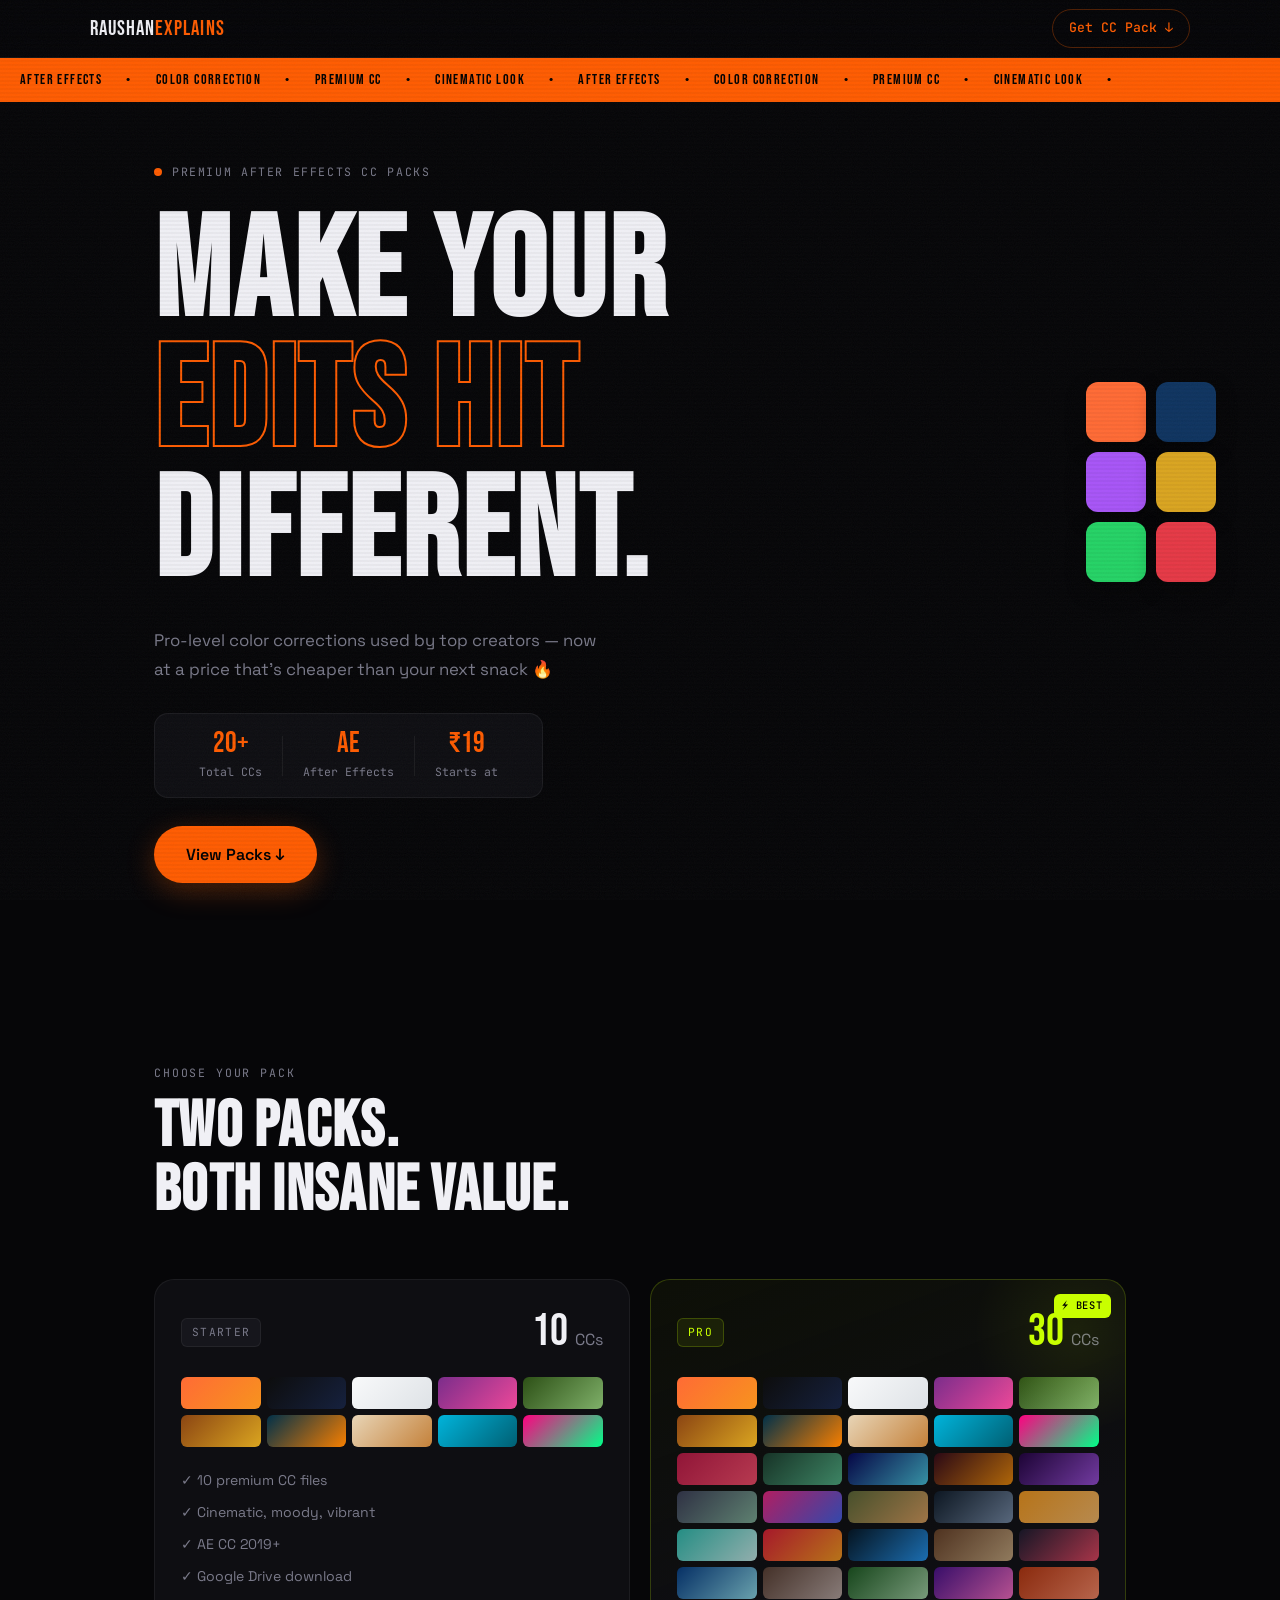
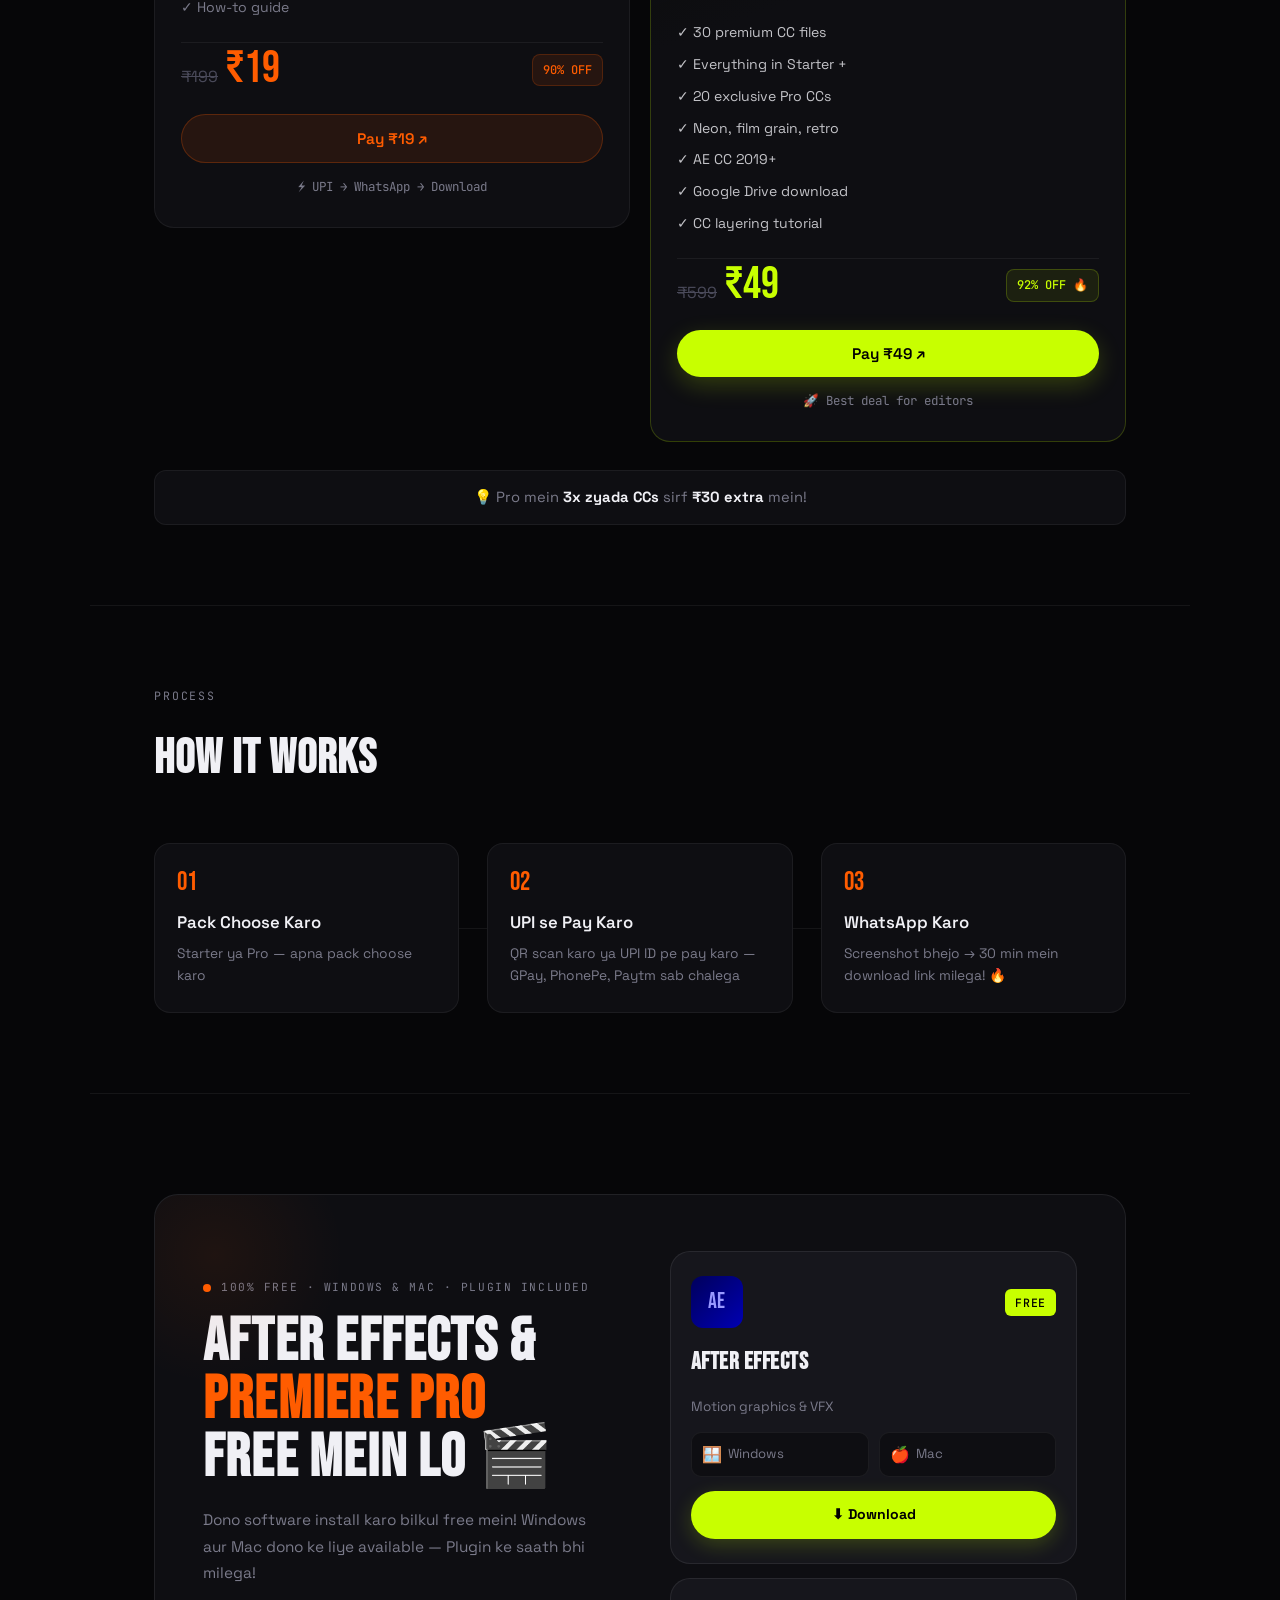
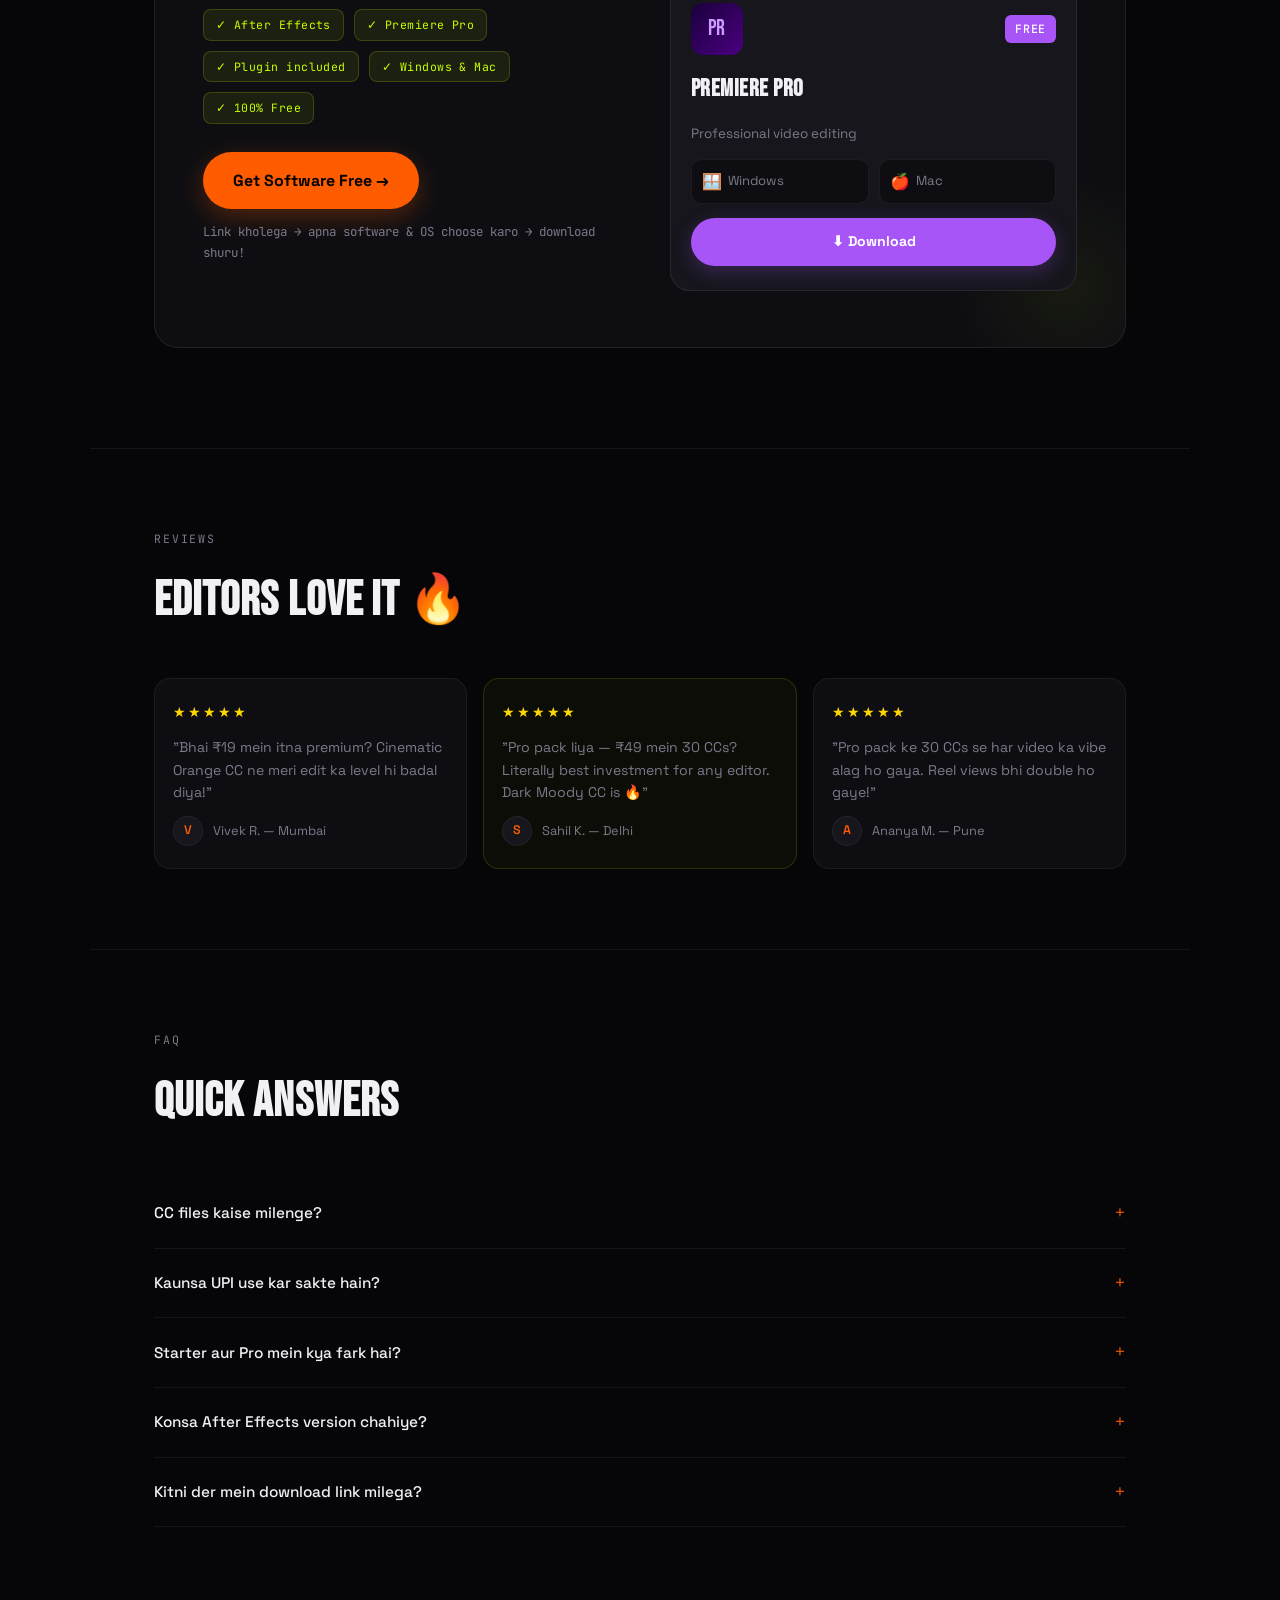
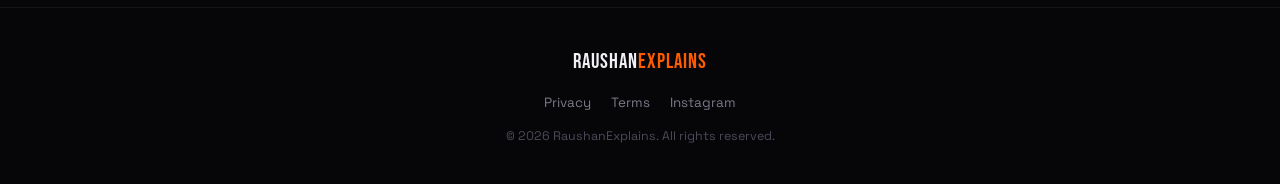
<file: index.html>
<!DOCTYPE html>
<html lang="en">

<head>
  <meta charset="UTF-8" />
  <meta name="viewport" content="width=device-width, initial-scale=1.0" />
  <title>Premium CC Packs — RaushanExplains</title>
  <link rel="preconnect" href="https://fonts.googleapis.com">
  <link rel="preconnect" href="https://fonts.gstatic.com" crossorigin>
  <link
    href="https://fonts.googleapis.com/css2?family=Bebas+Neue&family=Space+Grotesk:wght@300;400;500;600;700&family=JetBrains+Mono:wght@400;500&display=swap"
    rel="stylesheet">
  <link rel="stylesheet" href="style.css" />
</head>

<body>

  <div class="grain"></div>
  <div class="scanlines"></div>

  <nav class="nav" id="mainNav">
    <div class="nav-inner">
      <span class="logo">RAUSHAN<em>EXPLAINS</em></span>
      <a href="#packs" class="nav-btn">Get CC Pack ↓</a>
    </div>
  </nav>

  <section class="hero">
    <div class="hero-tape">
      <span>AFTER EFFECTS</span><span>•</span><span>COLOR CORRECTION</span><span>•</span>
      <span>PREMIUM CC</span><span>•</span><span>CINEMATIC LOOK</span><span>•</span>
      <span>AFTER EFFECTS</span><span>•</span><span>COLOR CORRECTION</span><span>•</span>
      <span>PREMIUM CC</span><span>•</span><span>CINEMATIC LOOK</span><span>•</span>
    </div>
    <div class="hero-content">
      <div class="hero-kicker"><span class="kicker-dot"></span><span>PREMIUM AFTER EFFECTS CC PACKS</span></div>
      <h1 class="hero-title">
        <span class="ht-line">MAKE YOUR</span>
        <span class="ht-line accent-line">EDITS HIT</span>
        <span class="ht-line">DIFFERENT.</span>
      </h1>
      <p class="hero-desc">Pro-level color corrections used by top creators — now at a price that's cheaper than your
        next snack 🔥</p>
      <div class="hero-badges">
        <div class="hbadge"><span class="hbadge-num">20+</span><span class="hbadge-label">Total CCs</span></div>
        <div class="hbadge-sep"></div>
        <div class="hbadge"><span class="hbadge-num">AE</span><span class="hbadge-label">After Effects</span></div>
        <div class="hbadge-sep"></div>
        <div class="hbadge"><span class="hbadge-num">₹19</span><span class="hbadge-label">Starts at</span></div>
      </div>
      <a href="#packs" class="hero-cta">View Packs ↓</a>
    </div>
    <div class="swatches">
      <div class="swatch" style="--c:#ff6b35;--d:0s"></div>
      <div class="swatch" style="--c:#0f3460;--d:0.3s"></div>
      <div class="swatch" style="--c:#a855f7;--d:0.6s"></div>
      <div class="swatch" style="--c:#daa520;--d:0.9s"></div>
      <div class="swatch" style="--c:#25d366;--d:1.2s"></div>
      <div class="swatch" style="--c:#e63946;--d:1.5s"></div>
    </div>
  </section>

  <!-- PRICING -->
  <section class="packs" id="packs">
    <div class="packs-label">CHOOSE YOUR PACK</div>
    <h2 class="packs-title">Two Packs.<br>Both Insane Value.</h2>
    <div class="packs-grid">

      <!-- STARTER -->
      <div class="pack-card">
        <div class="pack-top">
          <div class="pack-tag">STARTER</div>
          <div class="pack-cc-count">10 <span>CCs</span></div>
        </div>
        <div class="pack-colors">
          <div class="pc" style="background:linear-gradient(135deg,#ff6b35,#f7931e)"></div>
          <div class="pc" style="background:linear-gradient(135deg,#0d0d0d,#16213e)"></div>
          <div class="pc" style="background:linear-gradient(135deg,#f8f9fa,#dee2e6)"></div>
          <div class="pc" style="background:linear-gradient(135deg,#7b2d8b,#ec4899)"></div>
          <div class="pc" style="background:linear-gradient(135deg,#2d5016,#7fb069)"></div>
          <div class="pc" style="background:linear-gradient(135deg,#8b4513,#daa520)"></div>
          <div class="pc" style="background:linear-gradient(135deg,#003049,#f77f00)"></div>
          <div class="pc" style="background:linear-gradient(135deg,#e8d5b7,#c4813a)"></div>
          <div class="pc" style="background:linear-gradient(135deg,#00b4db,#005f73)"></div>
          <div class="pc" style="background:linear-gradient(135deg,#ff0080,#00ff88)"></div>
        </div>
        <ul class="pack-features">
          <li>✓ 10 premium CC files</li>
          <li>✓ Cinematic, moody, vibrant</li>
          <li>✓ AE CC 2019+</li>
          <li>✓ Google Drive download</li>
          <li>✓ How-to guide</li>
        </ul>
        <div class="pack-price-row">
          <div><span class="pack-old">₹199</span><span class="pack-new">₹19</span></div>
          <span class="pack-off">90% OFF</span>
        </div>
        <button class="pack-btn" onclick="openPayModal('starter')">Pay ₹19 ↗</button>
        <p class="pack-note">⚡ UPI → WhatsApp → Download</p>
      </div>

      <!-- PRO -->
      <div class="pack-card pack-card--pro">
        <div class="pack-best">⚡ BEST</div>
        <div class="pack-top">
          <div class="pack-tag pack-tag--pro">PRO</div>
          <div class="pack-cc-count pro-count">30 <span>CCs</span></div>
        </div>
        <div class="pack-colors">
          <div class="pc" style="background:linear-gradient(135deg,#ff6b35,#f7931e)"></div>
          <div class="pc" style="background:linear-gradient(135deg,#0d0d0d,#16213e)"></div>
          <div class="pc" style="background:linear-gradient(135deg,#f8f9fa,#dee2e6)"></div>
          <div class="pc" style="background:linear-gradient(135deg,#7b2d8b,#ec4899)"></div>
          <div class="pc" style="background:linear-gradient(135deg,#2d5016,#7fb069)"></div>
          <div class="pc" style="background:linear-gradient(135deg,#8b4513,#daa520)"></div>
          <div class="pc" style="background:linear-gradient(135deg,#003049,#f77f00)"></div>
          <div class="pc" style="background:linear-gradient(135deg,#e8d5b7,#c4813a)"></div>
          <div class="pc" style="background:linear-gradient(135deg,#00b4db,#005f73)"></div>
          <div class="pc" style="background:linear-gradient(135deg,#ff0080,#00ff88)"></div>
          <div class="pc pro-extra" style="background:linear-gradient(135deg,#c9184a,#ff4d6d)"></div>
          <div class="pc pro-extra" style="background:linear-gradient(135deg,#1b4332,#52b788)"></div>
          <div class="pc pro-extra" style="background:linear-gradient(135deg,#03045e,#48cae4)"></div>
          <div class="pc pro-extra" style="background:linear-gradient(135deg,#370617,#f48c06)"></div>
          <div class="pc pro-extra" style="background:linear-gradient(135deg,#240046,#9d4edd)"></div>
          <div class="pc pro-extra" style="background:linear-gradient(135deg,#3d405b,#81b29a)"></div>
          <div class="pc pro-extra" style="background:linear-gradient(135deg,#f72585,#4361ee)"></div>
          <div class="pc pro-extra" style="background:linear-gradient(135deg,#606c38,#dda15e)"></div>
          <div class="pc pro-extra" style="background:linear-gradient(135deg,#0d1b2a,#778da9)"></div>
          <div class="pc pro-extra" style="background:linear-gradient(135deg,#ff9f1c,#ffbf69)"></div>
          <div class="pc pro-extra" style="background:linear-gradient(135deg,#2ec4b6,#cbf3f0)"></div>
          <div class="pc pro-extra" style="background:linear-gradient(135deg,#e71d36,#ff9f1c)"></div>
          <div class="pc pro-extra" style="background:linear-gradient(135deg,#011627,#2196f3)"></div>
          <div class="pc pro-extra" style="background:linear-gradient(135deg,#6b4226,#c8a97e)"></div>
          <div class="pc pro-extra" style="background:linear-gradient(135deg,#1a1a2e,#e94560)"></div>
          <div class="pc pro-extra" style="background:linear-gradient(135deg,#023e8a,#90e0ef)"></div>
          <div class="pc pro-extra" style="background:linear-gradient(135deg,#5c4033,#bcaaa4)"></div>
          <div class="pc pro-extra" style="background:linear-gradient(135deg,#1b5e20,#a5d6a7)"></div>
          <div class="pc pro-extra" style="background:linear-gradient(135deg,#4a0e8f,#ff6ec7)"></div>
          <div class="pc pro-extra" style="background:linear-gradient(135deg,#bf360c,#ff8a65)"></div>
        </div>
        <ul class="pack-features">
          <li>✓ 30 premium CC files</li>
          <li>✓ Everything in Starter +</li>
          <li>✓ 20 exclusive Pro CCs</li>
          <li>✓ Neon, film grain, retro</li>
          <li>✓ AE CC 2019+</li>
          <li>✓ Google Drive download</li>
          <li>✓ CC layering tutorial</li>
        </ul>
        <div class="pack-price-row">
          <div><span class="pack-old">₹599</span><span class="pack-new pro-price">₹49</span></div>
          <span class="pack-off pack-off--pro">92% OFF 🔥</span>
        </div>
        <button class="pack-btn pack-btn--pro" onclick="openPayModal('pro')">Pay ₹49 ↗</button>
        <p class="pack-note">🚀 Best deal for editors</p>
      </div>

    </div>
    <p class="compare-note">💡 Pro mein <strong>3x zyada CCs</strong> sirf <strong>₹30 extra</strong> mein!</p>
  </section>

  <!-- HOW IT WORKS -->
  <section class="how">
    <div class="how-label">PROCESS</div>
    <h2 class="how-title">How it works</h2>
    <div class="steps">
      <div class="step-item">
        <div class="step-n">01</div>
        <h3>Pack Choose Karo</h3>
        <p>Starter ya Pro — apna pack choose karo</p>
      </div>
      <div class="step-line"></div>
      <div class="step-item">
        <div class="step-n">02</div>
        <h3>UPI se Pay Karo</h3>
        <p>QR scan karo ya UPI ID pe pay karo — GPay, PhonePe, Paytm sab chalega</p>
      </div>
      <div class="step-line"></div>
      <div class="step-item">
        <div class="step-n">03</div>
        <h3>WhatsApp Karo</h3>
        <p>Screenshot bhejo → 30 min mein download link milega! 🔥</p>
      </div>
    </div>
  </section>

  <!-- FREE SOFTWARE SECTION -->
  <section class="free-ae" id="free-ae">
    <div class="free-ae-inner">
      <div class="free-ae-left">
        <div class="free-ae-kicker"><span class="kicker-dot"></span><span>100% FREE · WINDOWS & MAC · PLUGIN
            INCLUDED</span></div>
        <h2 class="free-ae-title">After Effects &<br><em>Premiere Pro</em><br>Free Mein Lo 🎬</h2>
        <p class="free-ae-desc">Dono software install karo bilkul free mein! Windows aur Mac dono ke liye available —
          Plugin ke saath bhi milega!</p>
        <div class="free-ae-tags">
          <span>✓ After Effects</span>
          <span>✓ Premiere Pro</span>
          <span>✓ Plugin included</span>
          <span>✓ Windows & Mac</span>
          <span>✓ 100% Free</span>
        </div>
        <a href="https://satvrn.li/" target="_blank" rel="noopener noreferrer" class="free-ae-btn">Get Software Free
          →</a>
        <p class="free-ae-note">Link kholega → apna software & OS choose karo → download shuru!</p>
      </div>
      <div class="free-ae-right">
        <div class="ae-cards-wrap">
          <!-- After Effects -->
          <div class="ae-card">
            <div class="ae-card-top">
              <div class="ae-icon ae-icon--ae">Ae</div>
              <span class="ae-badge">FREE</span>
            </div>
            <h3>After Effects</h3>
            <p>Motion graphics & VFX</p>
            <div class="ae-os">
              <div class="ae-os-item"><span class="os-icon">🪟</span><span>Windows</span></div>
              <div class="ae-os-item"><span class="os-icon">🍎</span><span>Mac</span></div>
            </div>
            <a href="https://satvrn.li/" target="_blank" rel="noopener noreferrer" class="ae-dl-btn">⬇ Download</a>
          </div>
          <!-- Premiere Pro -->
          <div class="ae-card">
            <div class="ae-card-top">
              <div class="ae-icon ae-icon--pr">Pr</div>
              <span class="ae-badge ae-badge--pr">FREE</span>
            </div>
            <h3>Premiere Pro</h3>
            <p>Professional video editing</p>
            <div class="ae-os">
              <div class="ae-os-item"><span class="os-icon">🪟</span><span>Windows</span></div>
              <div class="ae-os-item"><span class="os-icon">🍎</span><span>Mac</span></div>
            </div>
            <a href="https://satvrn.li/" target="_blank" rel="noopener noreferrer" class="ae-dl-btn ae-dl-btn--pr">⬇
              Download</a>
          </div>
        </div>
      </div>
    </div>
  </section>

  <!-- REVIEWS -->
  <section class="reviews">
    <div class="reviews-label">REVIEWS</div>
    <h2 class="reviews-title">Editors love it 🔥</h2>
    <div class="reviews-grid">
      <div class="review-card">
        <div class="stars">★★★★★</div>
        <p>"Bhai ₹19 mein itna premium? Cinematic Orange CC ne meri edit ka level hi badal diya!"</p>
        <div class="reviewer">
          <div class="rv-av">V</div><span>Vivek R. — Mumbai</span>
        </div>
      </div>
      <div class="review-card review-card--hl">
        <div class="stars">★★★★★</div>
        <p>"Pro pack liya — ₹49 mein 30 CCs? Literally best investment for any editor. Dark Moody CC is 🔥"</p>
        <div class="reviewer">
          <div class="rv-av">S</div><span>Sahil K. — Delhi</span>
        </div>
      </div>
      <div class="review-card">
        <div class="stars">★★★★★</div>
        <p>"Pro pack ke 30 CCs se har video ka vibe alag ho gaya. Reel views bhi double ho gaye!"</p>
        <div class="reviewer">
          <div class="rv-av">A</div><span>Ananya M. — Pune</span>
        </div>
      </div>
    </div>
  </section>

  <!-- FAQ -->
  <section class="faq">
    <div class="faq-label">FAQ</div>
    <h2 class="faq-title">Quick answers</h2>
    <div class="faq-list">
      <details class="faq-item">
        <summary>CC files kaise milenge?<span>+</span></summary>
        <p>UPI se pay karo → payment screenshot WhatsApp karo → main turant download link dunga!</p>
      </details>
      <details class="faq-item">
        <summary>Kaunsa UPI use kar sakte hain?<span>+</span></summary>
        <p>GPay, PhonePe, Paytm, koi bhi UPI app — sab chalega. QR scan karo ya UPI ID: 9304286957@ybl</p>
      </details>
      <details class="faq-item">
        <summary>Starter aur Pro mein kya fark hai?<span>+</span></summary>
        <p>Starter mein 10 CC files hain ₹19 mein. Pro mein 30 CC files hain ₹49 mein — 20 exclusive styles ke saath.
        </p>
      </details>
      <details class="faq-item">
        <summary>Konsa After Effects version chahiye?<span>+</span></summary>
        <p>AE CC 2019 aur uske baad ke saare versions mein kaam karega.</p>
      </details>
      <details class="faq-item">
        <summary>Kitni der mein download link milega?<span>+</span></summary>
        <p>WhatsApp pe screenshot bhejo — main 30 minutes ke andar link de dunga 🙏</p>
      </details>
    </div>
  </section>

  <!-- FOOTER -->
  <footer class="footer">
    <span class="footer-logo">RAUSHAN<em>EXPLAINS</em></span>
    <div class="footer-links">
      <a href="#">Privacy</a><a href="#">Terms</a>
      <a href="https://instagram.com/raushanexplains" target="_blank">Instagram</a>
    </div>
    <p class="footer-copy">© 2026 RaushanExplains. All rights reserved.</p>
  </footer>

  <!-- PAYMENT MODAL -->
  <div class="modal-overlay" id="payModal" onclick="closeModal(event)">
    <div class="modal-box">
      <button class="modal-close" onclick="closePayModal()">✕</button>
      <div class="modal-header">
        <div class="modal-pack-tag" id="modalPackTag">STARTER</div>
        <div class="modal-price" id="modalPrice">₹19</div>
      </div>
      <p class="modal-title">UPI se Pay Karo</p>
      <div class="qr-wrap">
        <img src="qr.jpeg" alt="UPI QR Code" class="qr-img" />
        <p class="qr-label">Koi bhi UPI app se scan karo</p>
      </div>
      <div class="upi-box">
        <span class="upi-label">UPI ID</span>
        <span class="upi-id">9304286957@ybl</span>
        <button class="upi-copy" onclick="copyUPI()">Copy</button>
      </div>
      <div class="modal-steps">
        <div class="modal-step"><span class="ms-n">1</span><span>QR scan karo ya UPI ID copy karo</span></div>
        <div class="modal-step"><span class="ms-n">2</span><span id="modalAmount">₹19 pay karo</span></div>
        <div class="modal-step"><span class="ms-n">3</span><span>Screenshot lo aur WhatsApp karo</span></div>
      </div>
      <a class="wa-pay-btn" id="waPayBtn" href="#" target="_blank">
        💬 Payment Done! WhatsApp Karo →
      </a>
      <p class="modal-note">Screenshot bhejo → 30 min mein download link milega 🙏</p>
    </div>
  </div>

  <script src="script.js"></script>
</body>

</html>
</file>
<file: style.css>
:root {
  --bg: #060608;
  --bg2: #0e0e12;
  --bg3: #16161c;
  --text: #f0f0f5;
  --text2: #7a7a8a;
  --text3: #4a4a5a;
  --accent: #ff5c00;
  --accent2: #ff7a2a;
  --pro: #c8ff00;
  --pro2: #e0ff4d;
  --line: rgba(255, 255, 255, 0.06);
  --font-display: 'Bebas Neue', sans-serif;
  --font-body: 'Space Grotesk', sans-serif;
  --font-mono: 'JetBrains Mono', monospace;
}

*, *::before, *::after {
  box-sizing: border-box;
  margin: 0;
  padding: 0
}

html {
  scroll-behavior: smooth
}

body {
  background: var(--bg);
  color: var(--text);
  font-family: var(--font-body);
  font-size: 16px;
  line-height: 1.7;
  overflow-x: clip;
  -webkit-font-smoothing: antialiased;
}

a {
  color: inherit;
  text-decoration: none
}

.grain {
  position: fixed;
  inset: 0;
  pointer-events: none;
  z-index: 998;
  opacity: 0.04;
  background-image: url("data:image/svg+xml,%3Csvg viewBox='0 0 200 200' xmlns='http://www.w3.org/2000/svg'%3E%3Cfilter id='n'%3E%3CfeTurbulence type='fractalNoise' baseFrequency='0.85' numOctaves='4' stitchTiles='stitch'/%3E%3C/filter%3E%3Crect width='100%25' height='100%25' filter='url(%23n)'/%3E%3C/svg%3E");
  background-size: 180px;
}

.scanlines {
  position: fixed;
  inset: 0;
  pointer-events: none;
  z-index: 997;
  background: repeating-linear-gradient(0deg, transparent, transparent 2px, rgba(0, 0, 0, 0.03) 2px, rgba(0, 0, 0, 0.03) 4px);
}

/* NAV */
.nav {
  position: fixed;
  top: 0;
  left: 0;
  right: 0;
  z-index: 100;
  height: 58px;
  padding: 0 5%;
  display: flex;
  align-items: center;
  background: rgba(6, 6, 8, 0.88);
  backdrop-filter: blur(16px);
  border-bottom: 1px solid var(--line);
  transition: background 0.2s, box-shadow 0.2s;
}

.nav.scrolled {
  background: rgba(6, 6, 8, 0.96);
  box-shadow: 0 4px 20px rgba(0, 0, 0, 0.4);
}

.nav-inner {
  width: 100%;
  max-width: 1100px;
  margin: auto;
  display: flex;
  align-items: center;
  justify-content: space-between
}

.logo {
  font-family: var(--font-display);
  font-size: 1.3rem;
  letter-spacing: 0.05em;
}

.logo em {
  color: var(--accent);
  font-style: normal
}

.nav-btn {
  font-size: 0.82rem;
  font-weight: 500;
  font-family: var(--font-mono);
  color: var(--accent);
  border: 1px solid rgba(255, 92, 0, 0.3);
  padding: 7px 16px;
  border-radius: 999px;
  transition: background 0.18s, color 0.18s;
}

.nav-btn:hover {
  background: var(--accent);
  color: #000
}

/* HERO */
.hero {
  min-height: 100vh;
  display: flex;
  flex-direction: column;
  position: relative;
  overflow: hidden;
  padding-top: 58px;
}

.hero-tape {
  display: flex;
  gap: 24px;
  padding: 10px 20px;
  overflow: hidden;
  animation: tape 18s linear infinite;
  white-space: nowrap;
  background: var(--accent);
}

.hero-tape span {
  font-family: var(--font-display);
  font-size: 0.88rem;
  letter-spacing: 0.1em;
  color: #000;
  flex-shrink: 0;
}

@keyframes tape {
  0% {
    transform: translateX(0)
  }

  100% {
    transform: translateX(-50%)
  }
}

.hero-content {
  flex: 1;
  display: flex;
  flex-direction: column;
  justify-content: center;
  padding: 60px 5% 80px;
  max-width: 1100px;
  margin: auto;
  width: 100%;
  gap: 28px;
  position: relative;
  z-index: 2;
}

.hero-kicker {
  display: flex;
  align-items: center;
  gap: 10px;
  font-family: var(--font-mono);
  font-size: 0.72rem;
  letter-spacing: 0.14em;
  color: var(--text2);
}

.kicker-dot {
  width: 8px;
  height: 8px;
  background: var(--accent);
  border-radius: 50%;
  animation: pulse 2s ease-in-out infinite;
}

@keyframes pulse {
  0%, 100% {
    opacity: 1;
    transform: scale(1)
  }

  50% {
    opacity: 0.5;
    transform: scale(0.8)
  }
}

.hero-title {
  font-family: var(--font-display);
  font-size: clamp(4rem, 11vw, 9rem);
  line-height: 0.92;
  letter-spacing: 0.02em;
  max-width: 800px;
}

.ht-line {
  display: block
}

.accent-line {
  color: transparent;
  -webkit-text-stroke: 2px var(--accent)
}

.hero-desc {
  font-size: 1.05rem;
  color: var(--text2);
  max-width: 460px;
  line-height: 1.75
}

.hero-badges {
  display: flex;
  align-items: center;
  background: var(--bg2);
  border: 1px solid var(--line);
  border-radius: 14px;
  padding: 16px 24px;
  width: fit-content;
}

.hbadge {
  display: flex;
  flex-direction: column;
  align-items: center;
  padding: 0 20px
}

.hbadge-num {
  font-family: var(--font-display);
  font-size: 1.8rem;
  color: var(--accent);
  line-height: 1
}

.hbadge-label {
  font-size: 0.72rem;
  color: var(--text2);
  margin-top: 3px;
  font-family: var(--font-mono)
}

.hbadge-sep {
  width: 1px;
  height: 40px;
  background: var(--line)
}

.hero-cta {
  display: inline-flex;
  align-items: center;
  gap: 8px;
  background: var(--accent);
  color: #000;
  font-weight: 600;
  font-size: 1rem;
  padding: 15px 32px;
  border-radius: 999px;
  box-shadow: 0 8px 28px rgba(255, 92, 0, 0.28);
  transition: background 0.18s, transform 0.15s;
  width: fit-content;
}

.hero-cta:hover {
  background: var(--accent2);
  transform: translateY(-2px)
}

.swatches {
  position: absolute;
  right: 5%;
  top: 50%;
  transform: translateY(-50%);
  display: grid;
  grid-template-columns: 1fr 1fr;
  gap: 10px;
  pointer-events: none;
  z-index: 1;
}

.swatch {
  width: 60px;
  height: 60px;
  border-radius: 12px;
  background: var(--c);
  animation: swatchFloat 3s ease-in-out infinite;
  animation-delay: var(--d);
  box-shadow: 0 8px 20px rgba(0, 0, 0, 0.4);
}

@keyframes swatchFloat {
  0%, 100% {
    transform: translateY(0)
  }

  50% {
    transform: translateY(-10px)
  }
}

/* PACKS */
.packs {
  max-width: 1100px;
  margin: auto;
  padding: 100px 5% 80px
}

.packs-label {
  font-family: var(--font-mono);
  font-size: 0.72rem;
  letter-spacing: 0.16em;
  color: var(--text2);
  margin-bottom: 12px;
}

.packs-title {
  font-family: var(--font-display);
  font-size: clamp(2.4rem, 5vw, 4rem);
  line-height: 1;
  letter-spacing: 0.02em;
  margin-bottom: 56px;
}

.packs-grid {
  display: grid;
  grid-template-columns: 1fr 1fr;
  gap: 20px;
  align-items: start
}

.pack-card {
  background: var(--bg2);
  border: 1px solid var(--line);
  border-radius: 20px;
  padding: 30px 26px;
  display: flex;
  flex-direction: column;
  gap: 22px;
  transition: transform 0.2s, border-color 0.2s;
  position: relative;
  overflow: hidden;
}

.pack-card:hover {
  transform: translateY(-4px);
  border-color: rgba(255, 255, 255, 0.12)
}

.pack-card--pro {
  border-color: rgba(200, 255, 0, 0.2);
  background: linear-gradient(160deg, rgba(200, 255, 0, 0.04) 0%, var(--bg2) 40%);
}

.pack-card--pro:hover {
  border-color: rgba(200, 255, 0, 0.4)
}

.pack-card--pro::before {
  content: "";
  position: absolute;
  top: -60px;
  right: -60px;
  width: 220px;
  height: 220px;
  background: radial-gradient(circle, rgba(200, 255, 0, 0.08), transparent 65%);
  pointer-events: none;
}

.pack-best {
  position: absolute;
  top: 14px;
  right: 14px;
  font-family: var(--font-mono);
  font-size: 0.65rem;
  font-weight: 500;
  letter-spacing: 0.08em;
  color: #000;
  background: var(--pro);
  padding: 3px 8px;
  border-radius: 6px;
}

.pack-top {
  display: flex;
  align-items: center;
  justify-content: space-between
}

.pack-tag {
  font-family: var(--font-mono);
  font-size: 0.7rem;
  letter-spacing: 0.12em;
  color: var(--text2);
  background: var(--bg3);
  border: 1px solid var(--line);
  padding: 4px 10px;
  border-radius: 6px;
}

.pack-tag--pro {
  color: var(--pro);
  background: rgba(200, 255, 0, 0.08);
  border-color: rgba(200, 255, 0, 0.2)
}

.pack-cc-count {
  font-family: var(--font-display);
  font-size: 2.8rem;
  color: var(--text);
  line-height: 1
}

.pack-cc-count span {
  font-size: 1rem;
  color: var(--text2);
  font-family: var(--font-body)
}

.pro-count {
  color: var(--pro)
}

.pack-colors {
  display: grid;
  grid-template-columns: repeat(5, 1fr);
  gap: 6px
}

.pc {
  height: 32px;
  border-radius: 6px;
  transition: transform 0.15s
}

.pc:hover {
  transform: scale(1.08)
}

.pro-extra {
  opacity: 0.7
}

.pack-features {
  list-style: none;
  display: flex;
  flex-direction: column;
  gap: 8px
}

.pack-features li {
  font-size: 0.88rem;
  color: var(--text2);
}

.pack-card--pro .pack-features li {
  color: rgba(240, 240, 245, 0.8)
}

.pack-price-row {
  display: flex;
  align-items: center;
  justify-content: space-between;
  padding-top: 4px;
  border-top: 1px solid var(--line);
}

.pack-old {
  font-size: 1rem;
  color: var(--text3);
  text-decoration: line-through;
  margin-right: 8px
}

.pack-new {
  font-family: var(--font-display);
  font-size: 2.8rem;
  color: var(--accent);
  line-height: 1
}

.pro-price {
  color: var(--pro)
}

.pack-off {
  font-family: var(--font-mono);
  font-size: 0.75rem;
  font-weight: 500;
  background: rgba(255, 92, 0, 0.1);
  color: var(--accent);
  border: 1px solid rgba(255, 92, 0, 0.2);
  padding: 5px 10px;
  border-radius: 8px;
}

.pack-off--pro {
  background: rgba(200, 255, 0, 0.08);
  color: var(--pro);
  border-color: rgba(200, 255, 0, 0.2)
}

.pack-btn {
  width: 100%;
  padding: 14px;
  border-radius: 999px;
  border: none;
  cursor: pointer;
  background: rgba(255, 92, 0, 0.1);
  border: 1px solid rgba(255, 92, 0, 0.25);
  color: var(--accent);
  font-family: var(--font-body);
  font-size: 0.96rem;
  font-weight: 600;
  text-align: center;
  transition: background 0.18s, transform 0.15s, box-shadow 0.18s;
  display: block;
}

.pack-btn:hover {
  background: var(--accent);
  color: #000;
  transform: translateY(-1px);
  box-shadow: 0 8px 24px rgba(255, 92, 0, 0.28)
}

.pack-btn--pro {
  background: var(--pro);
  color: #000;
  border: none;
  box-shadow: 0 8px 24px rgba(200, 255, 0, 0.2);
}

.pack-btn--pro:hover {
  background: var(--pro2);
  box-shadow: 0 10px 28px rgba(200, 255, 0, 0.3)
}

.pack-note {
  font-size: 0.78rem;
  color: var(--text2);
  text-align: center;
  line-height: 1.6;
  font-family: var(--font-mono);
  margin-top: -8px;
}

.compare-note {
  text-align: center;
  margin-top: 28px;
  font-size: 0.92rem;
  color: var(--text2);
  background: var(--bg2);
  border: 1px solid var(--line);
  border-radius: 12px;
  padding: 14px;
}

.compare-note strong {
  color: var(--text)
}

/* HOW IT WORKS */
.how {
  max-width: 1100px;
  margin: auto;
  padding: 80px 5%;
  border-top: 1px solid var(--line);
}

.how-label {
  font-family: var(--font-mono);
  font-size: 0.72rem;
  letter-spacing: 0.16em;
  color: var(--text2);
  margin-bottom: 12px
}

.how-title {
  font-family: var(--font-display);
  font-size: clamp(2rem, 4vw, 3rem);
  letter-spacing: 0.02em;
  margin-bottom: 44px
}

.steps {
  display: flex;
  align-items: center;
  gap: 0;
  flex-wrap: wrap
}

.step-item {
  flex: 1;
  min-width: 200px;
  background: var(--bg2);
  border: 1px solid var(--line);
  border-radius: 16px;
  padding: 26px 22px;
}

.step-n {
  font-family: var(--font-display);
  font-size: 1.6rem;
  color: var(--accent);
  margin-bottom: 12px;
  line-height: 1
}

.step-item h3 {
  font-size: 1.05rem;
  font-weight: 600;
  margin-bottom: 6px
}

.step-item p {
  font-size: 0.86rem;
  color: var(--text2);
  line-height: 1.6
}

.step-line {
  width: 28px;
  height: 1px;
  background: var(--line);
  flex-shrink: 0
}

/* FREE SOFTWARE */
.free-ae {
  border-top: 1px solid var(--line);
  padding: 100px 5%;
  max-width: 1100px;
  margin: auto
}

.free-ae-inner {
  display: grid;
  grid-template-columns: 1fr 1fr;
  gap: 60px;
  align-items: center;
  background: var(--bg2);
  border: 1px solid rgba(255, 255, 255, 0.08);
  border-radius: 24px;
  padding: 56px 48px;
  position: relative;
  overflow: hidden;
}

.free-ae-inner::before {
  content: "";
  position: absolute;
  top: -80px;
  left: -80px;
  width: 280px;
  height: 280px;
  background: radial-gradient(circle, rgba(255, 92, 0, 0.07), transparent 65%);
  pointer-events: none;
}

.free-ae-inner::after {
  content: "";
  position: absolute;
  bottom: -60px;
  right: -60px;
  width: 240px;
  height: 240px;
  background: radial-gradient(circle, rgba(200, 255, 0, 0.05), transparent 65%);
  pointer-events: none;
}

.free-ae-kicker {
  display: flex;
  align-items: center;
  gap: 10px;
  font-family: var(--font-mono);
  font-size: 0.7rem;
  letter-spacing: 0.14em;
  color: var(--text2);
  margin-bottom: 16px;
}

.free-ae-title {
  font-family: var(--font-display);
  font-size: clamp(2.4rem, 5vw, 3.8rem);
  line-height: 0.95;
  letter-spacing: 0.02em;
  margin-bottom: 20px;
}

.free-ae-title em {
  color: var(--accent);
  font-style: normal
}

.free-ae-desc {
  font-size: 0.96rem;
  color: var(--text2);
  line-height: 1.75;
  max-width: 420px;
  margin-bottom: 22px
}

.free-ae-tags {
  display: flex;
  gap: 10px;
  flex-wrap: wrap;
  margin-bottom: 28px
}

.free-ae-tags span {
  font-family: var(--font-mono);
  font-size: 0.72rem;
  color: var(--pro);
  background: rgba(200, 255, 0, 0.08);
  border: 1px solid rgba(200, 255, 0, 0.18);
  padding: 5px 12px;
  border-radius: 8px;
  letter-spacing: 0.04em;
}

.free-ae-btn {
  display: inline-flex;
  align-items: center;
  gap: 8px;
  background: var(--accent);
  color: #000;
  font-weight: 700;
  font-size: 1rem;
  padding: 15px 30px;
  border-radius: 999px;
  box-shadow: 0 8px 26px rgba(255, 92, 0, 0.28);
  transition: background 0.18s, transform 0.15s;
  width: fit-content;
}

.free-ae-btn:hover {
  background: var(--accent2);
  transform: translateY(-2px)
}

.free-ae-note {
  font-size: 0.78rem;
  color: var(--text2);
  font-family: var(--font-mono);
  margin-top: 12px
}

.free-ae-right {
  display: flex;
  justify-content: center;
  align-items: center
}

.ae-cards-wrap {
  display: flex;
  flex-direction: column;
  gap: 14px;
  width: 100%;
}

.ae-card {
  background: var(--bg3);
  border: 1px solid rgba(255, 255, 255, 0.08);
  border-radius: 20px;
  padding: 24px 20px;
  display: flex;
  flex-direction: column;
  gap: 14px;
  position: relative;
  z-index: 1;
}

.ae-card-top {
  display: flex;
  align-items: center;
  justify-content: space-between
}

.ae-icon {
  width: 52px;
  height: 52px;
  border-radius: 12px;
  display: flex;
  align-items: center;
  justify-content: center;
  font-family: var(--font-display);
  font-size: 1.4rem;
  letter-spacing: 0.02em;
}

.ae-icon--ae {
  background: linear-gradient(135deg, #00005b, #0000b3);
  color: #9999ff
}

.ae-icon--pr {
  background: linear-gradient(135deg, #1a003d, #4a0080);
  color: #cc99ff
}

.ae-badge {
  font-family: var(--font-mono);
  font-size: 0.72rem;
  font-weight: 500;
  background: var(--pro);
  color: #000;
  padding: 4px 10px;
  border-radius: 6px;
  letter-spacing: 0.06em;
}

.ae-badge--pr {
  background: #a855f7;
  color: #fff
}

.ae-card h3 {
  font-family: var(--font-display);
  font-size: 1.5rem;
  letter-spacing: 0.02em;
  color: var(--text)
}

.ae-card p {
  font-size: 0.84rem;
  color: var(--text2);
  line-height: 1.55
}

.ae-os {
  display: flex;
  gap: 10px
}

.ae-os-item {
  flex: 1;
  background: var(--bg2);
  border: 1px solid var(--line);
  border-radius: 10px;
  padding: 8px 10px;
  display: flex;
  align-items: center;
  gap: 6px;
  font-size: 0.82rem;
  color: var(--text2);
}

.os-icon {
  font-size: 1rem
}

.ae-dl-btn {
  display: flex;
  align-items: center;
  justify-content: center;
  gap: 8px;
  background: var(--pro);
  color: #000;
  font-weight: 700;
  font-size: 0.88rem;
  padding: 12px;
  border-radius: 999px;
  box-shadow: 0 6px 20px rgba(200, 255, 0, 0.2);
  transition: background 0.18s, transform 0.15s;
}

.ae-dl-btn:hover {
  background: var(--pro2);
  transform: translateY(-1px)
}

.ae-dl-btn--pr {
  background: #a855f7;
  color: #fff;
  box-shadow: 0 6px 20px rgba(168, 85, 247, 0.25);
}

.ae-dl-btn--pr:hover {
  background: #9333ea;
}

/* REVIEWS */
.reviews {
  max-width: 1100px;
  margin: auto;
  padding: 80px 5%;
  border-top: 1px solid var(--line);
}

.reviews-label {
  font-family: var(--font-mono);
  font-size: 0.72rem;
  letter-spacing: 0.16em;
  color: var(--text2);
  margin-bottom: 12px
}

.reviews-title {
  font-family: var(--font-display);
  font-size: clamp(2rem, 4vw, 3rem);
  letter-spacing: 0.02em;
  margin-bottom: 36px
}

.reviews-grid {
  display: grid;
  grid-template-columns: repeat(3, 1fr);
  gap: 16px
}

.review-card {
  background: var(--bg2);
  border: 1px solid var(--line);
  border-radius: 16px;
  padding: 22px 18px;
  display: flex;
  flex-direction: column;
  gap: 12px;
}

.review-card--hl {
  background: rgba(200, 255, 0, 0.03);
  border-color: rgba(200, 255, 0, 0.15)
}

.stars {
  color: #ffd700;
  font-size: 0.86rem;
  letter-spacing: 2px
}

.review-card p {
  font-size: 0.88rem;
  color: var(--text2);
  line-height: 1.6;
  flex: 1
}

.reviewer {
  display: flex;
  align-items: center;
  gap: 10px;
  margin-top: auto
}

.rv-av {
  width: 30px;
  height: 30px;
  background: var(--bg3);
  border: 1px solid var(--line);
  border-radius: 50%;
  display: flex;
  align-items: center;
  justify-content: center;
  font-size: 0.78rem;
  font-weight: 600;
  color: var(--accent);
}

.reviewer span {
  font-size: 0.8rem;
  color: var(--text2)
}

/* FAQ */
.faq {
  max-width: 1100px;
  margin: auto;
  padding: 80px 5%;
  border-top: 1px solid var(--line)
}

.faq-label {
  font-family: var(--font-mono);
  font-size: 0.72rem;
  letter-spacing: 0.16em;
  color: var(--text2);
  margin-bottom: 12px
}

.faq-title {
  font-family: var(--font-display);
  font-size: clamp(2rem, 4vw, 3rem);
  letter-spacing: 0.02em;
  margin-bottom: 36px
}

.faq-list {
  display: flex;
  flex-direction: column
}

.faq-item {
  border-bottom: 1px solid var(--line)
}

.faq-item summary {
  padding: 18px 0;
  font-size: 0.96rem;
  font-weight: 500;
  cursor: pointer;
  list-style: none;
  display: flex;
  justify-content: space-between;
  align-items: center;
  color: var(--text);
  transition: color 0.15s;
}

.faq-item summary::-webkit-details-marker {
  display: none
}

.faq-item summary span {
  font-size: 1.2rem;
  color: var(--accent);
  font-weight: 300;
  transition: transform 0.2s
}

.faq-item[open] summary span {
  transform: rotate(45deg)
}

.faq-item[open] summary {
  color: var(--accent)
}

.faq-item p {
  padding: 0 0 18px;
  color: var(--text2);
  font-size: 0.9rem;
  line-height: 1.7;
  max-width: 620px
}

/* FOOTER */
.footer {
  border-top: 1px solid var(--line);
  padding: 36px 5%;
  text-align: center;
  display: flex;
  flex-direction: column;
  gap: 12px;
  align-items: center;
}

.footer-logo {
  font-family: var(--font-display);
  font-size: 1.3rem;
  letter-spacing: 0.05em
}

.footer-logo em {
  color: var(--accent);
  font-style: normal
}

.footer-links {
  display: flex;
  gap: 20px;
  font-size: 0.84rem;
  color: var(--text2)
}

.footer-links a:hover {
  color: var(--accent)
}

.footer-copy {
  font-size: 0.78rem;
  color: var(--text3)
}

/* MODAL */
.modal-overlay {
  position: fixed;
  inset: 0;
  background: rgba(0, 0, 0, 0.85);
  z-index: 900;
  display: flex;
  align-items: center;
  justify-content: center;
  padding: 20px;
  opacity: 0;
  pointer-events: none;
  transition: opacity 0.25s;
  backdrop-filter: blur(6px);
}

.modal-overlay.show {
  opacity: 1;
  pointer-events: auto;
}

.modal-box {
  background: var(--bg2);
  border: 1px solid rgba(255, 255, 255, 0.1);
  border-radius: 24px;
  padding: 32px 28px;
  width: 100%;
  max-width: 420px;
  position: relative;
  display: flex;
  flex-direction: column;
  gap: 20px;
  animation: modalPop 0.3s cubic-bezier(0.34, 1.56, 0.64, 1);
}

@keyframes modalPop {
  from {
    transform: scale(0.88);
    opacity: 0
  }

  to {
    transform: scale(1);
    opacity: 1
  }
}

.modal-close {
  position: absolute;
  top: 16px;
  right: 16px;
  background: var(--bg3);
  border: 1px solid var(--line);
  color: var(--text2);
  width: 32px;
  height: 32px;
  border-radius: 50%;
  cursor: pointer;
  font-size: 0.8rem;
  display: flex;
  align-items: center;
  justify-content: center;
  transition: color 0.15s;
}

.modal-close:hover {
  color: var(--text)
}

.modal-header {
  display: flex;
  align-items: center;
  justify-content: space-between;
}

.modal-pack-tag {
  font-family: var(--font-mono);
  font-size: 0.72rem;
  letter-spacing: 0.12em;
  color: var(--accent);
  background: rgba(255, 92, 0, 0.1);
  border: 1px solid rgba(255, 92, 0, 0.25);
  padding: 4px 12px;
  border-radius: 6px;
}

.modal-price {
  font-family: var(--font-display);
  font-size: 2.4rem;
  color: var(--accent);
  line-height: 1;
}

.modal-title {
  font-family: var(--font-display);
  font-size: 1.6rem;
  letter-spacing: 0.02em;
  text-align: center;
  margin-top: -8px;
}

.qr-wrap {
  display: flex;
  flex-direction: column;
  align-items: center;
  gap: 10px;
  background: #fff;
  border-radius: 16px;
  padding: 16px;
}

.qr-img {
  width: 200px;
  height: 200px;
  object-fit: contain;
  border-radius: 8px;
}

.qr-label {
  font-size: 0.78rem;
  color: #333;
  font-family: var(--font-mono);
  text-align: center;
}

.upi-box {
  display: flex;
  align-items: center;
  gap: 10px;
  background: var(--bg3);
  border: 1px solid var(--line);
  border-radius: 12px;
  padding: 12px 16px;
}

.upi-label {
  font-family: var(--font-mono);
  font-size: 0.68rem;
  color: var(--text2);
  letter-spacing: 0.1em;
  flex-shrink: 0;
}

.upi-id {
  font-family: var(--font-mono);
  font-size: 0.88rem;
  color: var(--text);
  flex: 1;
  font-weight: 500;
}

.upi-copy {
  background: rgba(255, 92, 0, 0.12);
  border: 1px solid rgba(255, 92, 0, 0.3);
  color: var(--accent);
  font-family: var(--font-mono);
  font-size: 0.72rem;
  font-weight: 600;
  padding: 6px 14px;
  border-radius: 8px;
  cursor: pointer;
  transition: background 0.15s, color 0.15s;
  flex-shrink: 0;
}

.upi-copy:hover {
  background: var(--accent);
  color: #000
}

.modal-steps {
  display: flex;
  flex-direction: column;
  gap: 10px;
}

.modal-step {
  display: flex;
  align-items: center;
  gap: 12px;
  font-size: 0.86rem;
  color: var(--text2);
}

.ms-n {
  width: 24px;
  height: 24px;
  background: rgba(255, 92, 0, 0.12);
  border: 1px solid rgba(255, 92, 0, 0.25);
  border-radius: 50%;
  display: flex;
  align-items: center;
  justify-content: center;
  font-family: var(--font-mono);
  font-size: 0.72rem;
  color: var(--accent);
  flex-shrink: 0;
}

.wa-pay-btn {
  display: flex;
  align-items: center;
  justify-content: center;
  gap: 8px;
  background: #25d366;
  color: #000;
  font-weight: 700;
  font-size: 0.96rem;
  padding: 15px;
  border-radius: 999px;
  text-decoration: none;
  box-shadow: 0 6px 20px rgba(37, 211, 102, 0.3);
  transition: background 0.16s, transform 0.15s;
}

.wa-pay-btn:hover {
  background: #20ba58;
  transform: translateY(-1px)
}

.modal-note {
  font-size: 0.76rem;
  color: var(--text2);
  text-align: center;
  font-family: var(--font-mono);
  margin-top: -8px;
}

/* RESPONSIVE */
@media(max-width:860px) {
  .swatches {
    display: none
  }

  .hero-content {
    padding: 40px 5% 60px
  }

  .reviews-grid {
    grid-template-columns: 1fr
  }

  .steps {
    flex-direction: column
  }

  .step-line {
    width: 1px;
    height: 20px
  }

  .free-ae-inner {
    grid-template-columns: 1fr;
    gap: 36px;
    padding: 32px 24px
  }

  .free-ae-right {
    justify-content: flex-start
  }

  .ae-cards-wrap {
    flex-direction: row
  }

  .ae-card {
    flex: 1
  }
}

/* MOBILE — dono packs side by side */
@media(max-width:640px) {
  .packs-grid {
    grid-template-columns: 1fr 1fr;
    gap: 10px
  }

  .pack-card {
    padding: 16px 12px;
    gap: 14px
  }

  .pack-cc-count {
    font-size: 2rem
  }

  .pack-new {
    font-size: 2rem
  }

  .pack-features li {
    font-size: 0.76rem
  }

  .pack-btn {
    font-size: 0.78rem;
    padding: 11px 6px
  }

  .pack-best {
    font-size: 0.58rem;
    padding: 3px 7px;
    top: 10px;
    right: 10px
  }

  .pack-colors {
    gap: 3px
  }

  .pc {
    height: 22px
  }

  .pack-off {
    font-size: 0.64rem;
    padding: 3px 6px
  }

  .pack-old {
    font-size: 0.8rem
  }

  .pack-note {
    font-size: 0.66rem
  }

  .ae-cards-wrap {
    flex-direction: column
  }

  .modal-box {
    padding: 24px 18px
  }

  .qr-img {
    width: 170px;
    height: 170px
  }
}

@media(max-width:400px) {
  .packs {
    padding: 60px 3% 60px
  }

  .pack-card {
    padding: 12px 10px
  }

  .pack-cc-count {
    font-size: 1.6rem
  }

  .pack-new {
    font-size: 1.6rem
  }

  .pack-features li {
    font-size: 0.7rem
  }

  .pack-btn {
    font-size: 0.72rem;
    padding: 10px 4px
  }
}
</file>
